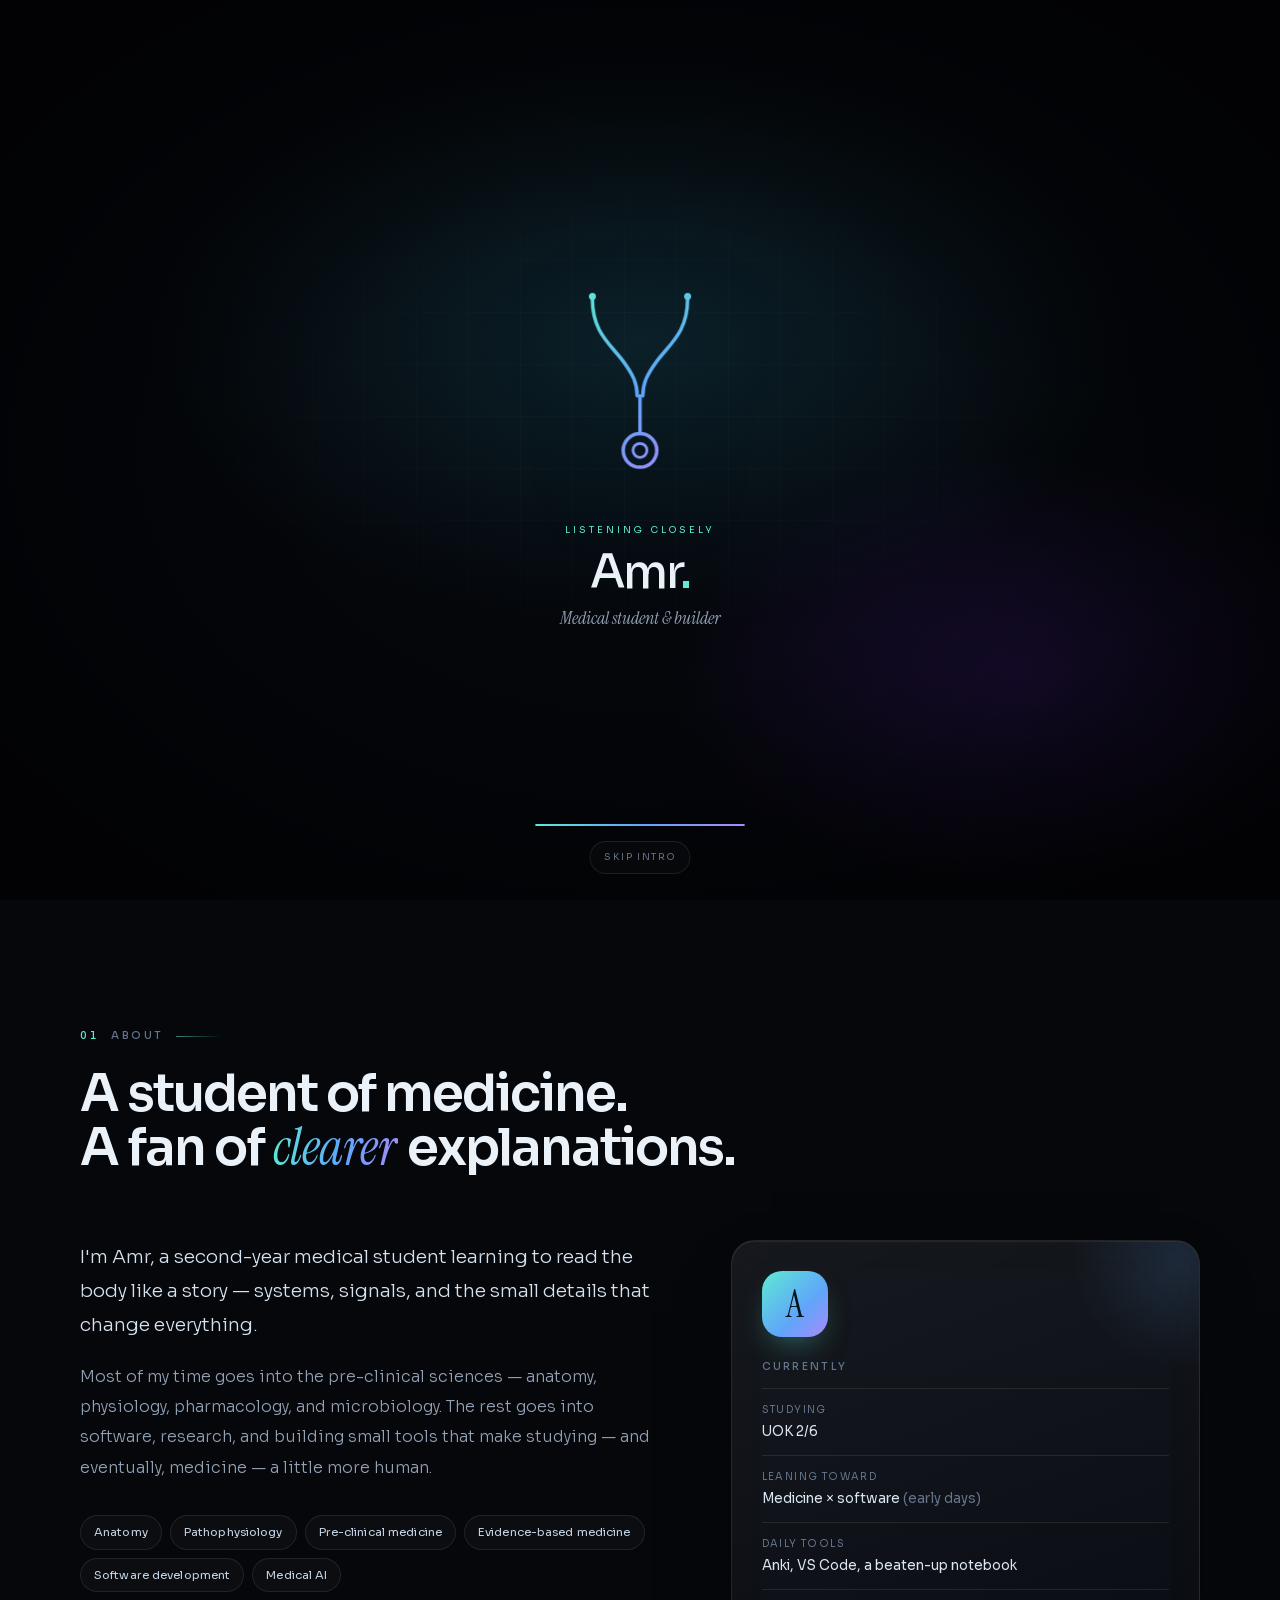
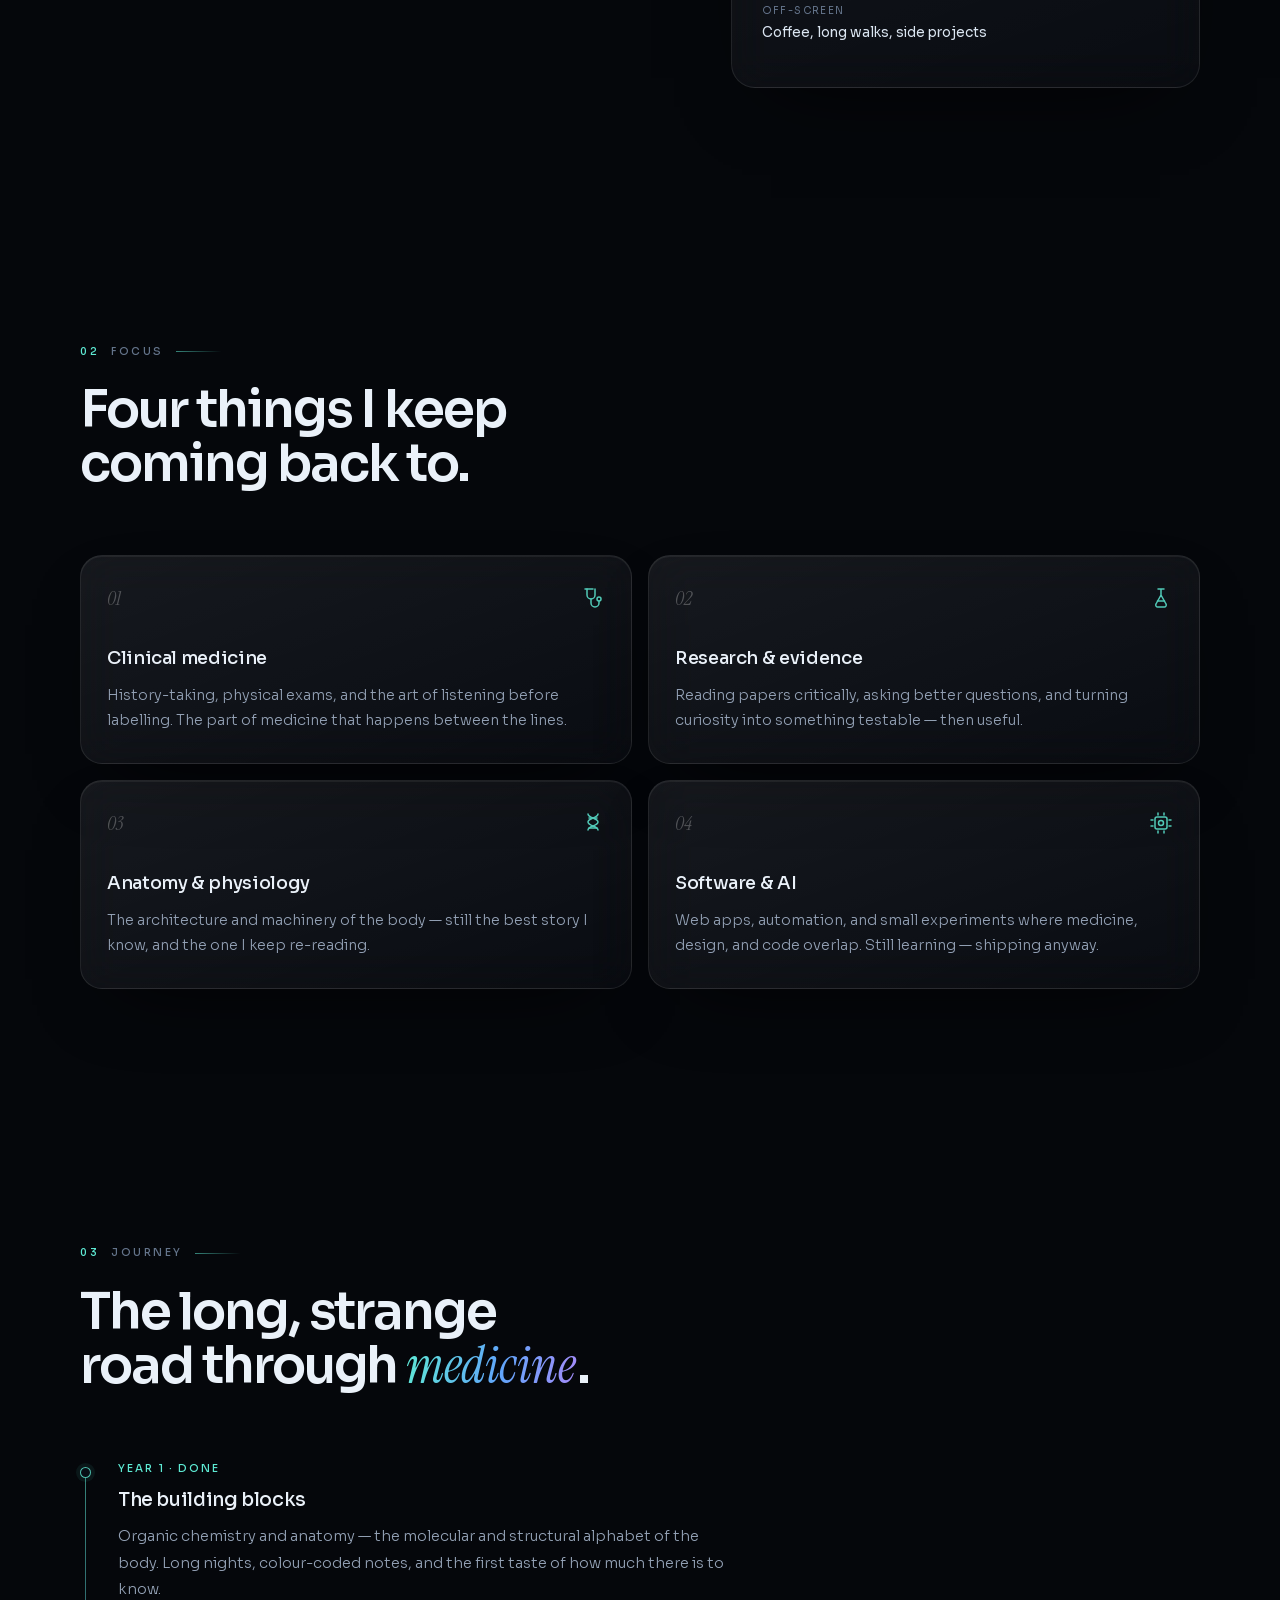
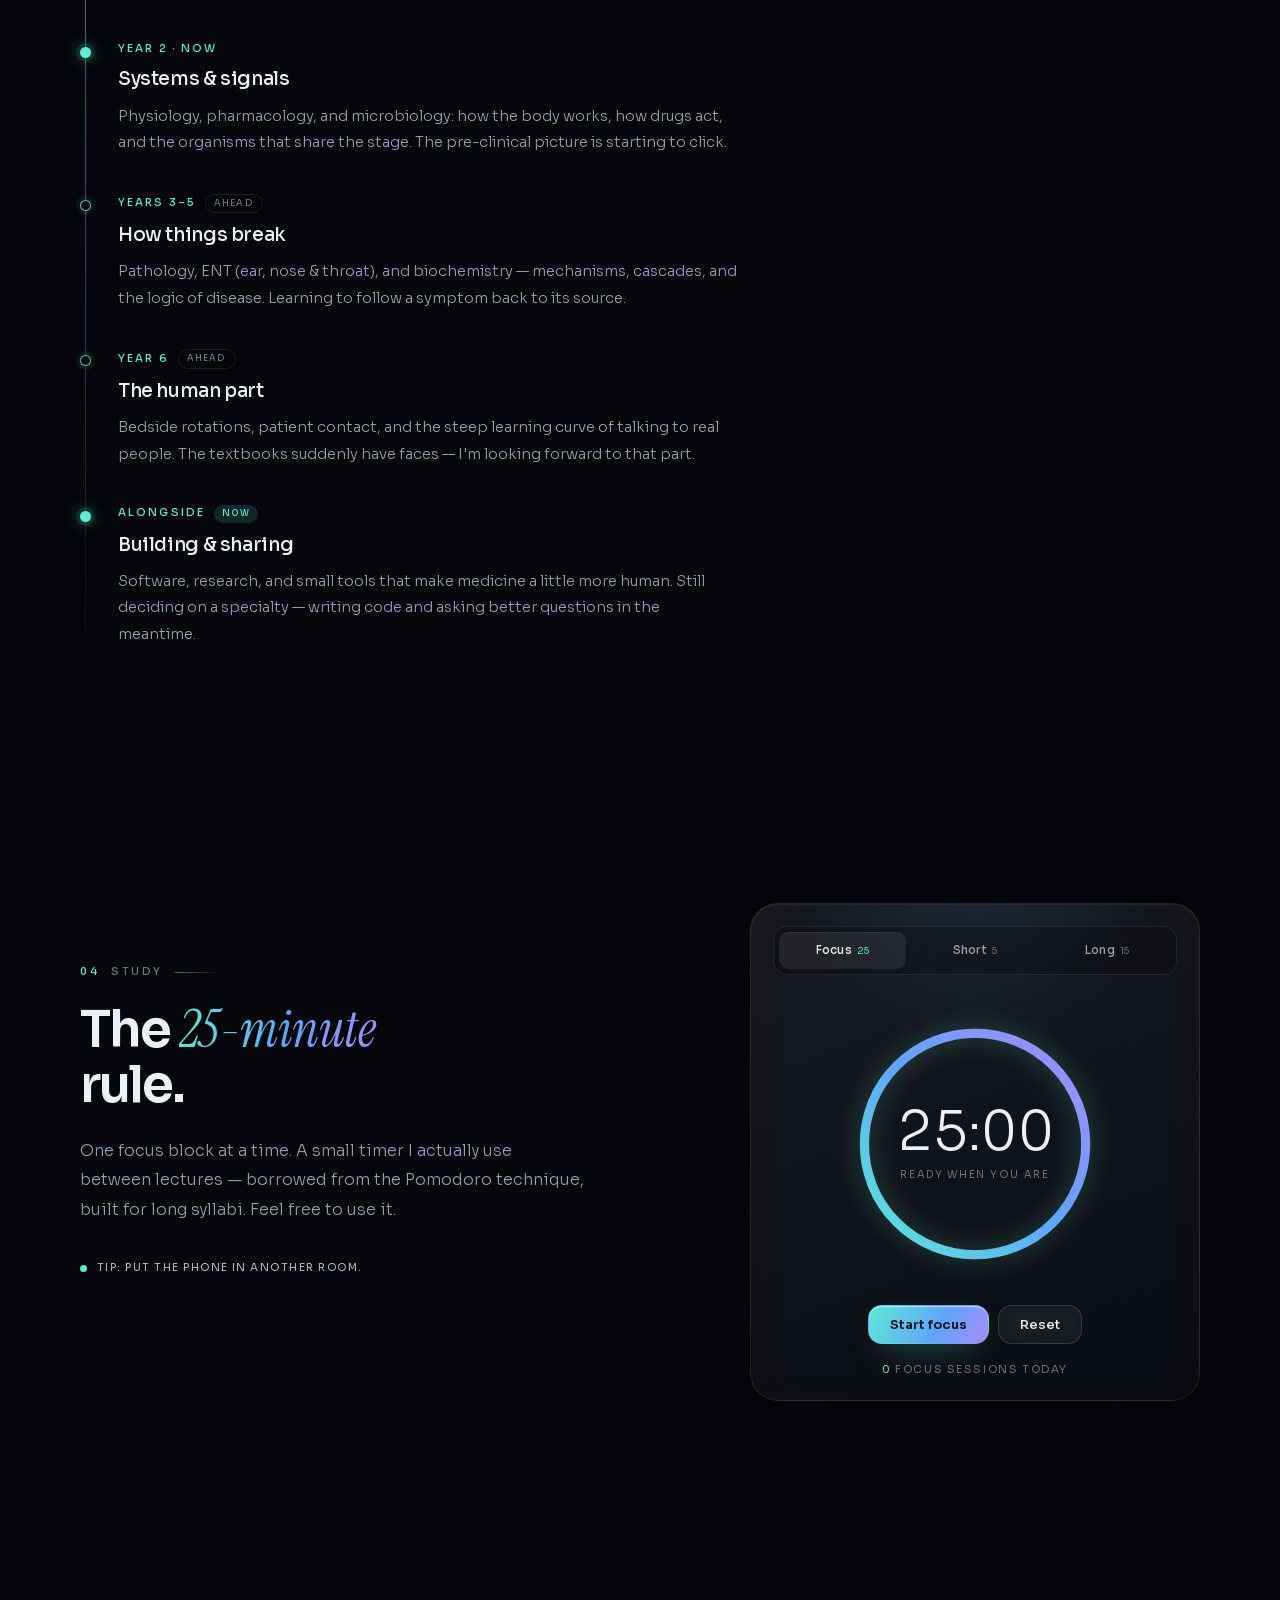
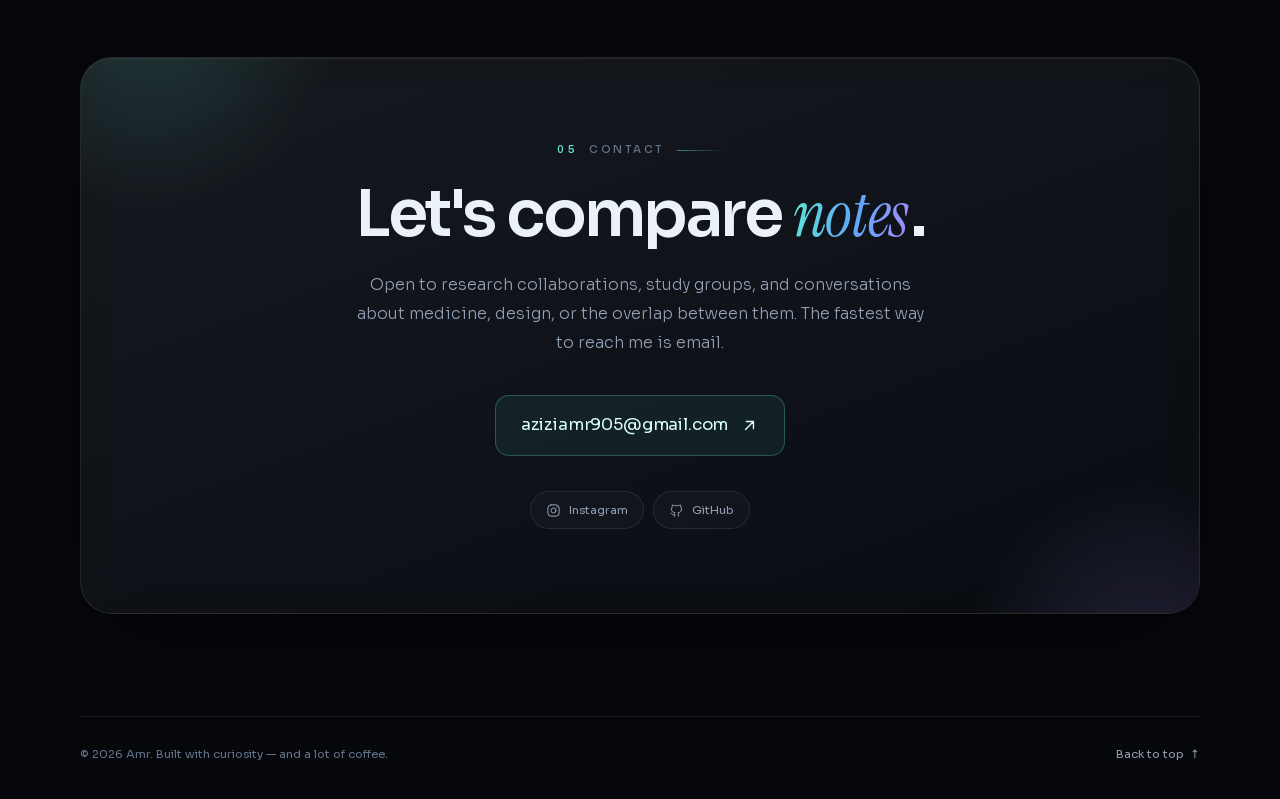
<file: index.html>
<!doctype html>
<html lang="en">
  <head>
    <meta charset="utf-8" />
    <meta name="viewport" content="width=device-width, initial-scale=1" />
    <title>Amr — Medical Student &amp; Builder</title>
    <meta
      name="description"
      content="Amr is a second-year medical student exploring medicine, software development, and the human side of healthcare."
    />
    <meta name="theme-color" content="#05070b" />
    <meta property="og:title" content="Amr — Medical Student &amp; Builder" />
    <meta
      property="og:description"
      content="Medicine, code, and the human side of healthcare — notes from a second-year medical student."
    />
    <meta property="og:type" content="website" />
    <meta property="og:site_name" content="Amr" />
    <meta property="og:url" content="https://amrdev750.github.io/" />
    <meta property="og:image" content="https://amrdev750.github.io/og-image.png" />
    <meta property="og:image:width" content="1200" />
    <meta property="og:image:height" content="630" />
    <meta property="og:image:alt" content="Amr — medical student and builder" />
    <meta name="twitter:card" content="summary_large_image" />
    <meta name="twitter:title" content="Amr — Medical Student &amp; Builder" />
    <meta
      name="twitter:description"
      content="Medicine, code, and the human side of healthcare — notes from a second-year medical student."
    />
    <meta name="twitter:image" content="https://amrdev750.github.io/og-image.png" />
    <meta name="author" content="Amr" />
    <link rel="canonical" href="https://amrdev750.github.io/" />
    <link rel="icon" type="image/svg+xml" href="favicon.svg" />
    <link rel="apple-touch-icon" href="apple-touch-icon.png" />
    <script>
      try {
        if (window.sessionStorage.getItem("amr-intro-seen") === "1") {
          document.documentElement.classList.add("intro-seen");
        }
      } catch (error) {
        /* storage may be blocked — show the intro as usual */
      }
    </script>
    <link rel="preload" href="fonts/sora-variable-latin.woff2" as="font" type="font/woff2" crossorigin />
    <link
      rel="preload"
      href="fonts/instrument-serif-regular-latin.woff2"
      as="font"
      type="font/woff2"
      crossorigin
    />
    <link
      rel="preload"
      href="fonts/instrument-serif-italic-latin.woff2"
      as="font"
      type="font/woff2"
      crossorigin
    />
    <link rel="stylesheet" href="styles.css?v=2" />
    <noscript>
      <style>
        .reveal {
          opacity: 1;
          transform: none;
        }
        .intro {
          display: none;
        }
        body.intro-active {
          overflow: auto;
        }
      </style>
    </noscript>
  </head>
  <body class="intro-active">
    <a class="skip-link" href="#main">Skip to content</a>

    <div class="intro" id="intro">
      <div class="intro-inner" aria-hidden="true">
        <div class="intro-scope">
          <svg viewBox="0 0 240 320" fill="none">
            <defs>
              <linearGradient
                id="scopeGrad"
                x1="40"
                y1="30"
                x2="200"
                y2="290"
                gradientUnits="userSpaceOnUse"
              >
                <stop offset="0%" stop-color="#5eead4" />
                <stop offset="55%" stop-color="#60a5fa" />
                <stop offset="100%" stop-color="#a78bfa" />
              </linearGradient>
            </defs>

            <circle class="scope-tip" cx="52" cy="42" r="5" />
            <circle class="scope-tip" cx="188" cy="42" r="5" />

            <path
              class="scope-tube scope-tube-a"
              pathLength="1"
              d="M52 46C52 94 78 110 97 136C110 154 116 166 116 184"
            />
            <path
              class="scope-tube scope-tube-b"
              pathLength="1"
              d="M188 46C188 94 162 110 143 136C130 154 124 166 124 184"
            />
            <path
              class="scope-tube scope-tube-main"
              pathLength="1"
              d="M120 184C120 206 120 222 120 238"
            />

            <g class="scope-chest-group">
              <circle class="scope-chest" pathLength="1" cx="120" cy="262" r="24" />
              <circle class="scope-chest-inner" pathLength="1" cx="120" cy="262" r="10" />
            </g>

            <circle class="scope-halo" cx="120" cy="262" r="27" />

            <g class="scope-waves">
              <path d="M154 250c6 7 6 17 0 24" />
              <path d="M166 242c11 12 11 30 0 42" />
            </g>
          </svg>
        </div>

        <div class="intro-copy">
          <p class="intro-kicker">Listening closely</p>
          <p class="intro-name">Amr<span>.</span></p>
          <p class="intro-role">Medical student &amp; builder</p>
        </div>
      </div>

      <div class="intro-progress" aria-hidden="true"><span></span></div>
      <button class="intro-skip" id="introSkip" type="button" aria-label="Skip intro animation">
        Skip intro
      </button>
    </div>

    <div class="aurora" aria-hidden="true">
      <span class="blob blob-a"></span>
      <span class="blob blob-b"></span>
      <span class="blob blob-c"></span>
    </div>
    <div class="grain" aria-hidden="true"></div>
    <div class="cursor-glow" id="cursorGlow" aria-hidden="true"></div>

    <header class="nav-wrap">
      <nav class="nav glass" id="nav" aria-label="Primary">
        <a class="brand" href="#top" aria-label="Amr — home">
          <span class="brand-mark">A</span>
          <span class="brand-name">Amr<span class="dot">.</span></span>
        </a>

        <button
          class="nav-toggle"
          id="navToggle"
          aria-expanded="false"
          aria-controls="navLinks"
          aria-label="Open menu"
        >
          <span></span><span></span>
        </button>

        <div class="nav-links" id="navLinks">
          <a href="#about" data-nav>About</a>
          <a href="#focus" data-nav>Focus</a>
          <a href="#journey" data-nav>Journey</a>
          <a href="#study" data-nav>Study</a>
          <a class="btn btn-small btn-primary" href="#contact">Say hello</a>
        </div>
      </nav>
    </header>

    <div class="nav-backdrop" id="navBackdrop" aria-hidden="true"></div>

    <main id="main">
      <!-- ───────────────────────── Hero ───────────────────────── -->
      <section class="hero" id="top">
        <div class="hero-copy">
          <p class="eyebrow reveal">
            <span class="pulse-dot" aria-hidden="true"></span>
            Medical student · builder
          </p>

          <h1 class="hero-title reveal">
            Hi, I'm <span class="grad">Amr</span> —<br />
            I study the body,<br />
            and the <em>person</em> inside&nbsp;it.
          </h1>

          <p class="lede reveal">
            Second-year medical student (of six) with a soft spot for physiology,
            clean interfaces, and the moments where science meets empathy. By day I
            study medicine; by night I build software for it.
          </p>

          <div class="hero-actions reveal">
            <a class="btn btn-primary" href="#focus">
              Explore my world
              <svg viewBox="0 0 24 24" aria-hidden="true">
                <path d="M5 12h14M13 6l6 6-6 6" />
              </svg>
            </a>
            <a class="btn btn-ghost" href="#contact">Get in touch</a>
          </div>

          <ul class="hero-stats reveal">
            <li>
              <strong>UOK</strong>
              <span>2/6 · medicine</span>
            </li>
            <li>
              <strong>04</strong>
              <span>focus areas</span>
            </li>
            <li>
              <strong>∞</strong>
              <span>questions</span>
            </li>
          </ul>
        </div>

        <aside class="vitals glass reveal" aria-label="A playful vitals monitor">
          <div class="vitals-head">
            <span class="live"><span class="pulse-dot" aria-hidden="true"></span>Live from the library</span>
            <span class="mono">23:47</span>
          </div>

          <svg class="ecg" viewBox="0 0 420 120" role="img" aria-label="Animated heartbeat trace">
            <defs>
              <linearGradient id="ecgGrad" x1="0" y1="0" x2="1" y2="0">
                <stop offset="0%" stop-color="#5eead4" />
                <stop offset="55%" stop-color="#60a5fa" />
                <stop offset="100%" stop-color="#a78bfa" />
              </linearGradient>
            </defs>
            <path
              class="ecg-base"
              d="M0 70h44l8 0 6-18 9 40 7-22 5 0h48l8 0 6-18 9 40 7-22 5 0h48l8 0 6-18 9 40 7-22 5 0h48l8 0 6-18 9 40 7-22 5 0h44"
            />
            <path
              class="ecg-line"
              pathLength="1"
              d="M0 70h44l8 0 6-18 9 40 7-22 5 0h48l8 0 6-18 9 40 7-22 5 0h48l8 0 6-18 9 40 7-22 5 0h48l8 0 6-18 9 40 7-22 5 0h44"
            />
          </svg>

          <div class="vitals-grid">
            <div><span>Heart rate</span><strong>72 <small>bpm</small></strong></div>
            <div><span>SpO₂</span><strong>99 <small>%</small></strong></div>
            <div><span>Coffee</span><strong>2 <small>cups</small></strong></div>
            <div><span>Curiosity</span><strong>∞</strong></div>
          </div>

          <p class="vitals-note">
            “The good physician treats the disease; the great physician treats the
            patient who has the disease.”
            <span>— William Osler</span>
          </p>
        </aside>
      </section>

      <!-- ───────────────────────── About ───────────────────────── -->
      <section class="section" id="about">
        <div class="section-head reveal">
          <p class="label"><span>01</span>About</p>
          <h2>A student of medicine.<br />A fan of <em>clearer</em> explanations.</h2>
        </div>

        <div class="about-grid">
          <div class="about-copy reveal">
            <p>
              I'm Amr, a second-year medical student learning to read the body like a
              story — systems, signals, and the small details that change everything.
            </p>
            <p>
              Most of my time goes into the pre-clinical sciences — anatomy,
              physiology, pharmacology, and microbiology. The rest goes into software,
              research, and building small tools that make studying — and eventually,
              medicine — a little more human.
            </p>
            <ul class="chips" aria-label="Interests">
              <li>Anatomy</li>
              <li>Pathophysiology</li>
              <li>Pre-clinical medicine</li>
              <li>Evidence-based medicine</li>
              <li>Software development</li>
              <li>Medical AI</li>
            </ul>
          </div>

          <div class="about-card glass reveal">
            <div class="monogram" aria-hidden="true">A</div>
            <h3>Currently</h3>
            <dl>
              <div>
                <dt>Studying</dt>
                <dd>UOK 2/6</dd>
              </div>
              <div>
                <dt>Leaning toward</dt>
                <dd>Medicine × software <span>(early days)</span></dd>
              </div>
              <div>
                <dt>Daily tools</dt>
                <dd>Anki, VS Code, a beaten-up notebook</dd>
              </div>
              <div>
                <dt>Off-screen</dt>
                <dd>Coffee, long walks, side projects</dd>
              </div>
            </dl>
          </div>
        </div>
      </section>

      <!-- ───────────────────────── Focus ───────────────────────── -->
      <section class="section" id="focus">
        <div class="section-head reveal">
          <p class="label"><span>02</span>Focus</p>
          <h2>Four things I keep<br />coming back to.</h2>
        </div>

        <div class="cards">
          <article class="card glass reveal">
            <div class="card-top">
              <span class="card-num">01</span>
              <svg class="card-icon" viewBox="0 0 24 24" aria-hidden="true">
                <path d="M6 3v6a4 4 0 0 0 8 0V3" />
                <path d="M10 13v4a4 4 0 0 0 8 0v-2" />
                <circle cx="18" cy="13" r="2" />
                <path d="M4 3h4M12 3h-4" />
              </svg>
            </div>
            <h3>Clinical medicine</h3>
            <p>
              History-taking, physical exams, and the art of listening before
              labelling. The part of medicine that happens between the lines.
            </p>
          </article>

          <article class="card glass reveal">
            <div class="card-top">
              <span class="card-num">02</span>
              <svg class="card-icon" viewBox="0 0 24 24" aria-hidden="true">
                <path d="M9 3h6M12 3v6l5 9a2 2 0 0 1-2 3H9a2 2 0 0 1-2-3l5-9V3" />
                <path d="M8.5 15h7" />
              </svg>
            </div>
            <h3>Research &amp; evidence</h3>
            <p>
              Reading papers critically, asking better questions, and turning
              curiosity into something testable — then useful.
            </p>
          </article>

          <article class="card glass reveal">
            <div class="card-top">
              <span class="card-num">03</span>
              <svg class="card-icon" viewBox="0 0 24 24" aria-hidden="true">
                <path d="M7 3c0 4 10 4 10 8s-10 4-10 8" />
                <path d="M17 3c0 4-10 4-10 8s10 4 10 8" />
                <path d="M8 7h8M8 17h8" />
              </svg>
            </div>
            <h3>Anatomy &amp; physiology</h3>
            <p>
              The architecture and machinery of the body — still the best story I
              know, and the one I keep re-reading.
            </p>
          </article>

          <article class="card glass reveal">
            <div class="card-top">
              <span class="card-num">04</span>
              <svg class="card-icon" viewBox="0 0 24 24" aria-hidden="true">
                <rect x="6" y="6" width="12" height="12" rx="2" />
                <path d="M9 2v2M15 2v2M9 20v2M15 20v2M2 9h2M2 15h2M20 9h2M20 15h2" />
                <circle cx="12" cy="12" r="2.5" />
              </svg>
            </div>
            <h3>Software &amp; AI</h3>
            <p>
              Web apps, automation, and small experiments where medicine, design,
              and code overlap. Still learning — shipping anyway.
            </p>
          </article>
        </div>
      </section>

      <!-- ───────────────────────── Journey ───────────────────────── -->
      <section class="section" id="journey">
        <div class="section-head reveal">
          <p class="label"><span>03</span>Journey</p>
          <h2>The long, strange<br />road through <em>medicine</em>.</h2>
        </div>

        <ol class="timeline">
          <li class="timeline-item reveal">
            <span class="timeline-dot" aria-hidden="true"></span>
            <p class="timeline-phase">Year 1 · done</p>
            <h3>The building blocks</h3>
            <p>
              Organic chemistry and anatomy — the molecular and structural alphabet
              of the body. Long nights, colour-coded notes, and the first taste of
              how much there is to know.
            </p>
          </li>

          <li class="timeline-item reveal is-now">
            <span class="timeline-dot" aria-hidden="true"></span>
            <p class="timeline-phase">Year 2 · now</p>
            <h3>Systems &amp; signals</h3>
            <p>
              Physiology, pharmacology, and microbiology: how the body works, how
              drugs act, and the organisms that share the stage. The pre-clinical
              picture is starting to click.
            </p>
          </li>

          <li class="timeline-item reveal">
            <span class="timeline-dot" aria-hidden="true"></span>
            <p class="timeline-phase">Years 3–5 <span class="ahead-tag">ahead</span></p>
            <h3>How things break</h3>
            <p>
              Pathology, ENT (ear, nose &amp; throat), and biochemistry — mechanisms,
              cascades, and the logic of disease. Learning to follow a symptom back
              to its source.
            </p>
          </li>

          <li class="timeline-item reveal">
            <span class="timeline-dot" aria-hidden="true"></span>
            <p class="timeline-phase">Year 6 <span class="ahead-tag">ahead</span></p>
            <h3>The human part</h3>
            <p>
              Bedside rotations, patient contact, and the steep learning curve of
              talking to real people. The textbooks suddenly have faces — I'm looking
              forward to that part.
            </p>
          </li>

          <li class="timeline-item reveal is-now">
            <span class="timeline-dot" aria-hidden="true"></span>
            <p class="timeline-phase">Alongside <span class="now-tag">now</span></p>
            <h3>Building &amp; sharing</h3>
            <p>
              Software, research, and small tools that make medicine a little more
              human. Still deciding on a specialty — writing code and asking better
              questions in the meantime.
            </p>
          </li>
        </ol>
      </section>

      <!-- ───────────────────────── Study ───────────────────────── -->
      <section class="section" id="study">
        <div class="study-grid">
          <div class="section-head study-copy reveal">
            <p class="label"><span>04</span>Study</p>
            <h2>The <em>25-minute</em><br />rule.</h2>
            <p class="section-sub">
              One focus block at a time. A small timer I actually use between
              lectures — borrowed from the Pomodoro technique, built for long
              syllabi. Feel free to use it.
            </p>
            <p class="study-hint">
              <span class="pulse-dot" aria-hidden="true"></span>
              Tip: put the phone in another room.
            </p>
          </div>

          <div class="timer-card glass reveal" id="timerCard">
            <div class="timer-modes" role="group" aria-label="Timer mode">
              <button type="button" class="mode is-active" data-mode="focus" aria-pressed="true">
                Focus <span>25</span>
              </button>
              <button type="button" class="mode" data-mode="short" aria-pressed="false">
                Short <span>5</span>
              </button>
              <button type="button" class="mode" data-mode="long" aria-pressed="false">
                Long <span>15</span>
              </button>
            </div>

            <div class="timer-dial">
              <svg viewBox="0 0 220 220" aria-hidden="true">
                <defs>
                  <linearGradient id="ringGrad" x1="0" y1="0" x2="1" y2="1">
                    <stop offset="0%" stop-color="#5eead4" />
                    <stop offset="50%" stop-color="#60a5fa" />
                    <stop offset="100%" stop-color="#a78bfa" />
                  </linearGradient>
                </defs>
                <circle class="ring-track" cx="110" cy="110" r="84" />
                <circle class="ring-progress" id="ringProgress" cx="110" cy="110" r="84" />
              </svg>
              <div class="timer-readout">
                <span class="timer-time" id="timerTime" role="timer" aria-live="off">25:00</span>
                <span class="timer-state" id="timerState" aria-live="polite">Ready when you are</span>
              </div>
            </div>

            <div class="timer-actions">
              <button type="button" class="btn btn-primary" id="timerToggle">Start focus</button>
              <button type="button" class="btn btn-ghost" id="timerReset">Reset</button>
            </div>

            <p class="timer-sessions">
              <span id="sessionCount">0</span> focus sessions today
            </p>
          </div>
        </div>
      </section>

      <!-- ───────────────────────── Contact ───────────────────────── -->
      <section class="section contact-section" id="contact">
        <div class="contact-panel glass reveal">
          <p class="label center"><span>05</span>Contact</p>
          <h2>Let's compare <em>notes</em>.</h2>
          <p class="contact-sub">
            Open to research collaborations, study groups, and conversations about
            medicine, design, or the overlap between them. The fastest way to reach
            me is email.
          </p>

          <a class="mail-btn" href="mailto:aziziamr905@gmail.com">
            <span>aziziamr905@gmail.com</span>
            <svg viewBox="0 0 24 24" aria-hidden="true">
              <path d="M7 17 17 7M8 7h9v9" />
            </svg>
          </a>

          <ul class="socials" aria-label="Social links">
            <li>
              <a
                href="https://instagram.com/callme_amr"
                target="_blank"
                rel="noopener noreferrer"
                aria-label="Instagram — @callme_amr"
              >
                <svg viewBox="0 0 24 24" aria-hidden="true">
                  <rect x="3" y="3" width="18" height="18" rx="5" />
                  <circle cx="12" cy="12" r="4" />
                  <circle cx="17.4" cy="6.6" r="1" fill="currentColor" stroke="none" />
                </svg>
                Instagram
              </a>
            </li>
            <li>
              <a
                href="https://github.com/amrdev750"
                target="_blank"
                rel="noopener noreferrer"
                aria-label="GitHub — amrdev750"
              >
                <svg viewBox="0 0 24 24" aria-hidden="true">
                  <path
                    d="M9 19c-4 1.5-4-2.5-6-3m12 5v-3.5c0-1 .1-1.4-.5-2 2.8-.3 5.5-1.4 5.5-6a4.6 4.6 0 0 0-1.3-3.2 4.2 4.2 0 0 0-.1-3.2s-1.1-.3-3.5 1.3a12.3 12.3 0 0 0-6.2 0C6.5 2.8 5.4 3.1 5.4 3.1a4.2 4.2 0 0 0-.1 3.2A4.6 4.6 0 0 0 4 9.5c0 4.6 2.7 5.7 5.5 6-.6.6-.6 1.2-.5 2V21"
                  />
                </svg>
                GitHub
              </a>
            </li>
          </ul>
        </div>
      </section>
    </main>

    <footer class="footer">
      <p>© <span id="year">2026</span> Amr. Built with curiosity — and a lot of coffee.</p>
      <p class="visits" hidden>
        <span class="visits-dot" aria-hidden="true"></span>
        <span id="visitCount">0</span> visits
      </p>
      <a href="#top" class="back-top">Back to top <span aria-hidden="true">↑</span></a>
    </footer>

    <script src="app.js?v=3"></script>
  </body>
</html>
</file>
<file: styles.css>
/* ==========================================================================
   Amr — Medical Student
   Dark glass UI · single page · hand-written CSS
   ========================================================================== */

/* ── Self-hosted fonts ─────────────────────────────────────────────────── */

@font-face {
  font-family: "Sora";
  font-style: normal;
  font-weight: 300 700;
  font-display: swap;
  src: url("fonts/sora-variable-latin-ext.woff2") format("woff2");
  unicode-range: U+0100-02BA, U+02BD-02C5, U+02C7-02CC, U+02CE-02D7, U+02DD-02FF, U+0304,
    U+0308, U+0329, U+1D00-1DBF, U+1E00-1E9F, U+1EF2-1EFF, U+2020, U+20A0-20AB,
    U+20AD-20C4, U+2113, U+2C60-2C7F, U+A720-A7FF;
}

@font-face {
  font-family: "Sora";
  font-style: normal;
  font-weight: 300 700;
  font-display: swap;
  src: url("fonts/sora-variable-latin.woff2") format("woff2");
  unicode-range: U+0000-00FF, U+0131, U+0152-0153, U+02BB-02BC, U+02C6, U+02DA, U+02DC,
    U+0304, U+0308, U+0329, U+2000-206F, U+20AC, U+2122, U+2191, U+2193, U+2212,
    U+2215, U+FEFF, U+FFFD;
}

@font-face {
  font-family: "Instrument Serif";
  font-style: normal;
  font-weight: 400;
  font-display: swap;
  src: url("fonts/instrument-serif-regular-latin-ext.woff2") format("woff2");
  unicode-range: U+0100-02BA, U+02BD-02C5, U+02C7-02CC, U+02CE-02D7, U+02DD-02FF, U+0304,
    U+0308, U+0329, U+1D00-1DBF, U+1E00-1E9F, U+1EF2-1EFF, U+2020, U+20A0-20AB,
    U+20AD-20C4, U+2113, U+2C60-2C7F, U+A720-A7FF;
}

@font-face {
  font-family: "Instrument Serif";
  font-style: normal;
  font-weight: 400;
  font-display: swap;
  src: url("fonts/instrument-serif-regular-latin.woff2") format("woff2");
  unicode-range: U+0000-00FF, U+0131, U+0152-0153, U+02BB-02BC, U+02C6, U+02DA, U+02DC,
    U+0304, U+0308, U+0329, U+2000-206F, U+20AC, U+2122, U+2191, U+2193, U+2212,
    U+2215, U+FEFF, U+FFFD;
}

@font-face {
  font-family: "Instrument Serif";
  font-style: italic;
  font-weight: 400;
  font-display: swap;
  src: url("fonts/instrument-serif-italic-latin-ext.woff2") format("woff2");
  unicode-range: U+0100-02BA, U+02BD-02C5, U+02C7-02CC, U+02CE-02D7, U+02DD-02FF, U+0304,
    U+0308, U+0329, U+1D00-1DBF, U+1E00-1E9F, U+1EF2-1EFF, U+2020, U+20A0-20AB,
    U+20AD-20C4, U+2113, U+2C60-2C7F, U+A720-A7FF;
}

@font-face {
  font-family: "Instrument Serif";
  font-style: italic;
  font-weight: 400;
  font-display: swap;
  src: url("fonts/instrument-serif-italic-latin.woff2") format("woff2");
  unicode-range: U+0000-00FF, U+0131, U+0152-0153, U+02BB-02BC, U+02C6, U+02DA, U+02DC,
    U+0304, U+0308, U+0329, U+2000-206F, U+20AC, U+2122, U+2191, U+2193, U+2212,
    U+2215, U+FEFF, U+FFFD;
}

:root {
  --bg: #05070b;
  --bg-soft: #080d15;
  --ink: #eaf1f9;
  --muted: #93a1b5;
  --faint: #64748b;
  --line: rgba(255, 255, 255, 0.09);
  --line-strong: rgba(255, 255, 255, 0.14);
  --glass: linear-gradient(160deg, rgba(255, 255, 255, 0.075), rgba(255, 255, 255, 0.022));
  --teal: #5eead4;
  --blue: #60a5fa;
  --violet: #a78bfa;
  --pink: #f472b6;
  --radius: 24px;
  --shadow: 0 30px 80px -40px rgba(0, 0, 0, 0.95);
  --font-sans: "Sora", ui-sans-serif, system-ui, -apple-system, "Segoe UI", sans-serif;
  --font-serif: "Instrument Serif", ui-serif, Georgia, serif;
  --ease: cubic-bezier(0.2, 0.7, 0.2, 1);
}

*,
*::before,
*::after {
  box-sizing: border-box;
}

html {
  scroll-behavior: smooth;
  scroll-padding-top: 92px;
  -webkit-text-size-adjust: 100%;
}

body {
  margin: 0;
  min-height: 100vh;
  overflow-x: hidden;
  background: var(--bg);
  color: var(--ink);
  font-family: var(--font-sans);
  font-weight: 400;
  font-size: 16px;
  line-height: 1.6;
  -webkit-font-smoothing: antialiased;
  text-rendering: optimizeLegibility;
}

body::before {
  content: "";
  position: fixed;
  inset: 0;
  z-index: -3;
  background:
    radial-gradient(65% 50% at 50% -12%, rgba(24, 64, 92, 0.55), transparent 70%),
    radial-gradient(45% 40% at 100% 18%, rgba(78, 45, 130, 0.28), transparent 72%),
    radial-gradient(45% 45% at 0% 70%, rgba(12, 80, 74, 0.18), transparent 70%),
    var(--bg);
}

::selection {
  background: rgba(94, 234, 212, 0.85);
  color: #04121a;
}

img,
svg {
  display: block;
  max-width: 100%;
}

a {
  color: inherit;
  text-decoration: none;
}

button {
  font: inherit;
  color: inherit;
}

:focus-visible {
  outline: 2px solid var(--teal);
  outline-offset: 3px;
  border-radius: 6px;
}

::-webkit-scrollbar {
  width: 10px;
}
::-webkit-scrollbar-track {
  background: #05070b;
}
::-webkit-scrollbar-thumb {
  background: #1c2634;
  border-radius: 999px;
  border: 2px solid #05070b;
}
::-webkit-scrollbar-thumb:hover {
  background: #2a3a4f;
}

.skip-link {
  position: fixed;
  top: -100px;
  left: 20px;
  z-index: 100;
  padding: 12px 18px;
  border-radius: 12px;
  background: var(--teal);
  color: #04121a;
  font-size: 13px;
  font-weight: 600;
  transition: top 0.2s var(--ease);
}
.skip-link:focus {
  top: 18px;
}

/* ── Background atmosphere ─────────────────────────────────────────────── */

.aurora {
  position: fixed;
  inset: 0;
  z-index: -2;
  overflow: hidden;
  pointer-events: none;
}

.blob {
  position: absolute;
  border-radius: 50%;
  filter: blur(90px);
  opacity: 0.32;
  will-change: transform;
}

.blob-a {
  width: 46vw;
  height: 46vw;
  min-width: 380px;
  min-height: 380px;
  top: -16%;
  left: -10%;
  background: radial-gradient(circle, #0f766e, transparent 68%);
  animation: drift-a 22s ease-in-out infinite alternate;
}

.blob-b {
  width: 40vw;
  height: 40vw;
  min-width: 340px;
  min-height: 340px;
  top: 18%;
  right: -14%;
  background: radial-gradient(circle, #4c1d95, transparent 68%);
  opacity: 0.28;
  animation: drift-b 26s ease-in-out infinite alternate;
}

.blob-c {
  width: 34vw;
  height: 34vw;
  min-width: 300px;
  min-height: 300px;
  bottom: -18%;
  left: 32%;
  background: radial-gradient(circle, #1d4ed8, transparent 70%);
  opacity: 0.18;
  animation: drift-c 30s ease-in-out infinite alternate;
}

@keyframes drift-a {
  to {
    transform: translate3d(6%, 8%, 0) scale(1.08);
  }
}
@keyframes drift-b {
  to {
    transform: translate3d(-8%, 6%, 0) scale(1.12);
  }
}
@keyframes drift-c {
  to {
    transform: translate3d(-4%, -8%, 0) scale(1.06);
  }
}

.grain {
  position: fixed;
  inset: 0;
  z-index: -1;
  pointer-events: none;
  opacity: 0.035;
  background-image: url("data:image/svg+xml,%3Csvg xmlns='http://www.w3.org/2000/svg'%3E%3Cfilter id='n'%3E%3CfeTurbulence type='fractalNoise' baseFrequency='0.85' numOctaves='3' stitchTiles='stitch'/%3E%3C/filter%3E%3Crect width='100%25' height='100%25' filter='url(%23n)'/%3E%3C/svg%3E");
  mix-blend-mode: overlay;
}

.cursor-glow {
  position: fixed;
  top: 0;
  left: 0;
  z-index: 0;
  width: 520px;
  height: 520px;
  border-radius: 50%;
  pointer-events: none;
  opacity: 0;
  background: radial-gradient(circle, rgba(94, 234, 212, 0.075), rgba(96, 165, 250, 0.035) 40%, transparent 68%);
  transform: translate3d(-50%, -50%, 0);
  transition: opacity 0.5s var(--ease);
  will-change: transform;
}
body.has-cursor .cursor-glow {
  opacity: 1;
}

/* ── Shared surfaces ───────────────────────────────────────────────────── */

.glass {
  background: var(--glass);
  border: 1px solid var(--line);
  -webkit-backdrop-filter: blur(20px) saturate(145%);
  backdrop-filter: blur(20px) saturate(145%);
  box-shadow:
    inset 0 1px 0 rgba(255, 255, 255, 0.06),
    var(--shadow);
}

.btn {
  display: inline-flex;
  align-items: center;
  justify-content: center;
  gap: 10px;
  padding: 14px 23px;
  border: 1px solid transparent;
  border-radius: 14px;
  font-size: 14px;
  font-weight: 500;
  line-height: 1;
  cursor: pointer;
  white-space: nowrap;
  transition:
    transform 0.3s var(--ease),
    box-shadow 0.3s var(--ease),
    background-color 0.3s var(--ease),
    border-color 0.3s var(--ease);
}

.btn svg {
  width: 18px;
  height: 18px;
  fill: none;
  stroke: currentColor;
  stroke-width: 1.8;
  stroke-linecap: round;
  stroke-linejoin: round;
  transition: transform 0.3s var(--ease);
}

.btn:hover svg {
  transform: translateX(2px);
}

.btn-primary {
  background: linear-gradient(120deg, var(--teal), var(--blue) 58%, var(--violet));
  color: #04121a;
  font-weight: 600;
  box-shadow:
    0 12px 32px -14px rgba(94, 234, 212, 0.55),
    inset 0 1px 0 rgba(255, 255, 255, 0.45);
}

.btn-primary:hover {
  transform: translateY(-2px);
  box-shadow:
    0 20px 44px -16px rgba(94, 234, 212, 0.65),
    inset 0 1px 0 rgba(255, 255, 255, 0.5);
}

.btn-ghost {
  background: rgba(255, 255, 255, 0.03);
  border-color: var(--line-strong);
  color: var(--ink);
  -webkit-backdrop-filter: blur(8px);
  backdrop-filter: blur(8px);
}

.btn-ghost:hover {
  background: rgba(255, 255, 255, 0.07);
  border-color: rgba(255, 255, 255, 0.22);
  transform: translateY(-2px);
}

.btn-small {
  padding: 9px 16px;
  border-radius: 10px;
  font-size: 12.5px;
}

.pulse-dot {
  width: 7px;
  height: 7px;
  flex: none;
  border-radius: 50%;
  background: var(--teal);
  box-shadow: 0 0 0 0 rgba(94, 234, 212, 0.5);
  animation: pulse 2.4s ease-out infinite;
}

@keyframes pulse {
  0% {
    box-shadow: 0 0 0 0 rgba(94, 234, 212, 0.45);
  }
  70% {
    box-shadow: 0 0 0 9px rgba(94, 234, 212, 0);
  }
  100% {
    box-shadow: 0 0 0 0 rgba(94, 234, 212, 0);
  }
}

/* ── Navigation ────────────────────────────────────────────────────────── */

.nav-wrap {
  position: fixed;
  top: 18px;
  left: 50%;
  z-index: 60;
  width: min(1120px, calc(100vw - 32px));
  transform: translateX(-50%);
}

.nav {
  position: relative;
  display: flex;
  align-items: center;
  justify-content: space-between;
  gap: 20px;
  padding: 10px 12px 10px 18px;
  border-radius: 999px;
}

.nav-backdrop {
  display: none;
}

.brand {
  display: inline-flex;
  align-items: center;
  gap: 11px;
  font-weight: 600;
  letter-spacing: -0.02em;
}

.brand-mark {
  display: grid;
  place-items: center;
  width: 34px;
  height: 34px;
  border-radius: 11px;
  background: linear-gradient(135deg, var(--teal), var(--blue) 60%, var(--violet));
  color: #04121a;
  font-family: var(--font-serif);
  font-size: 22px;
  font-weight: 400;
  line-height: 1;
  box-shadow: 0 6px 18px -8px rgba(94, 234, 212, 0.7);
}

.brand-name {
  font-size: 16px;
}

.dot {
  color: var(--teal);
}

.nav-links {
  display: flex;
  align-items: center;
  gap: 30px;
}

.nav-links a {
  position: relative;
  font-size: 13px;
  color: var(--muted);
  transition: color 0.25s var(--ease);
}

.nav-links a:not(.btn):hover,
.nav-links a:not(.btn).is-active {
  color: var(--ink);
}

.nav-links a:not(.btn).is-active::after {
  content: "";
  position: absolute;
  left: 50%;
  bottom: -9px;
  width: 4px;
  height: 4px;
  border-radius: 50%;
  background: var(--teal);
  transform: translateX(-50%);
  box-shadow: 0 0 8px rgba(94, 234, 212, 0.9);
}

.nav-links .btn {
  color: #04121a;
}

.nav-toggle {
  display: none;
  flex-direction: column;
  justify-content: center;
  gap: 5px;
  width: 40px;
  height: 40px;
  padding: 0 11px;
  border: 1px solid var(--line);
  border-radius: 12px;
  background: rgba(255, 255, 255, 0.04);
  cursor: pointer;
}

.nav-toggle span {
  display: block;
  height: 1.5px;
  width: 100%;
  border-radius: 2px;
  background: var(--ink);
  transition: transform 0.3s var(--ease);
}

.nav.open .nav-toggle span:first-child {
  transform: translateY(3.25px) rotate(45deg);
}
.nav.open .nav-toggle span:last-child {
  transform: translateY(-3.25px) rotate(-45deg);
}

/* ── Hero ──────────────────────────────────────────────────────────────── */

.hero {
  position: relative;
  z-index: 1;
  display: grid;
  grid-template-columns: 1.12fr 0.88fr;
  align-items: center;
  gap: clamp(2.5rem, 5vw, 5rem);
  width: min(1120px, 92vw);
  min-height: 100svh;
  margin: 0 auto;
  padding: clamp(8.5rem, 15vh, 11rem) 0 clamp(4rem, 8vh, 6rem);
}

.eyebrow {
  display: flex;
  align-items: center;
  gap: 10px;
  margin: 0 0 1.6rem;
  color: #aebed1;
  font-size: 11px;
  font-weight: 500;
  letter-spacing: 0.22em;
  text-transform: uppercase;
}

.hero-title {
  margin: 0;
  font-size: clamp(2.6rem, 4.4vw, 4rem);
  font-weight: 600;
  letter-spacing: -0.045em;
  line-height: 1.02;
}

.hero-title em,
.section-head h2 em,
.contact-panel h2 em {
  font-family: var(--font-serif);
  font-style: italic;
  font-weight: 400;
  letter-spacing: -0.01em;
  padding-right: 0.04em;
  background: linear-gradient(100deg, var(--teal), var(--blue) 55%, var(--violet));
  -webkit-background-clip: text;
  background-clip: text;
  color: transparent;
}

.grad {
  background: linear-gradient(100deg, var(--teal), var(--blue) 55%, var(--violet));
  -webkit-background-clip: text;
  background-clip: text;
  color: transparent;
}

.lede {
  max-width: 53ch;
  margin: 1.8rem 0 0;
  color: var(--muted);
  font-size: clamp(0.98rem, 1.15vw, 1.08rem);
  font-weight: 300;
  line-height: 1.8;
}

.hero-actions {
  display: flex;
  flex-wrap: wrap;
  gap: 12px;
  margin-top: 2.3rem;
}

.hero-stats {
  display: flex;
  gap: clamp(1.6rem, 3.5vw, 3.2rem);
  margin: 2.8rem 0 0;
  padding: 1.6rem 0 0;
  border-top: 1px solid var(--line);
  list-style: none;
}

.hero-stats li {
  display: flex;
  flex-direction: column;
  gap: 2px;
}

.hero-stats strong {
  font-size: 1.28rem;
  font-weight: 500;
  letter-spacing: -0.02em;
}

.hero-stats li:first-child strong {
  background: linear-gradient(100deg, var(--teal), var(--blue));
  -webkit-background-clip: text;
  background-clip: text;
  color: transparent;
}

.hero-stats span {
  color: var(--faint);
  font-size: 10.5px;
  letter-spacing: 0.16em;
  text-transform: uppercase;
}

/* Vitals card */

.vitals {
  position: relative;
  justify-self: end;
  width: 100%;
  max-width: 450px;
  padding: 22px;
  border-radius: 28px;
  overflow: hidden;
  transform: rotate(-1.2deg);
  transition: transform 0.6s var(--ease);
}

.vitals::before {
  content: "";
  position: absolute;
  top: -60%;
  right: -30%;
  width: 320px;
  height: 320px;
  border-radius: 50%;
  background: radial-gradient(circle, rgba(94, 234, 212, 0.16), transparent 68%);
  pointer-events: none;
}

.vitals:hover {
  transform: rotate(0deg) translateY(-4px);
}

.vitals-head {
  position: relative;
  display: flex;
  align-items: center;
  justify-content: space-between;
  gap: 12px;
  color: var(--faint);
  font-size: 10px;
  letter-spacing: 0.16em;
  text-transform: uppercase;
}

.live {
  display: inline-flex;
  align-items: center;
  gap: 8px;
  color: #b8c8da;
}

.mono {
  font-variant-numeric: tabular-nums;
  letter-spacing: 0.08em;
}

.ecg {
  width: 100%;
  height: auto;
  margin: 20px 0 8px;
  background-image:
    linear-gradient(rgba(255, 255, 255, 0.045) 1px, transparent 1px),
    linear-gradient(90deg, rgba(255, 255, 255, 0.045) 1px, transparent 1px);
  background-size: 28px 28px;
  -webkit-mask-image: radial-gradient(85% 100% at 50% 50%, #000 40%, transparent 100%);
  mask-image: radial-gradient(85% 100% at 50% 50%, #000 40%, transparent 100%);
  border-radius: 8px;
}

.ecg-base {
  fill: none;
  stroke: rgba(94, 234, 212, 0.2);
  stroke-width: 1.8;
  stroke-linecap: round;
  stroke-linejoin: round;
}

.ecg-line {
  fill: none;
  stroke: url(#ecgGrad);
  stroke-width: 2.4;
  stroke-linecap: round;
  stroke-linejoin: round;
  stroke-dasharray: 0.3 0.7;
  stroke-dashoffset: 1;
  filter: drop-shadow(0 0 7px rgba(94, 234, 212, 0.45));
  animation: trace 4.5s linear infinite;
}

@keyframes trace {
  to {
    stroke-dashoffset: -1;
  }
}

.vitals-grid {
  display: grid;
  grid-template-columns: 1fr 1fr;
  gap: 8px;
}

.vitals-grid > div {
  padding: 11px 14px;
  border: 1px solid rgba(255, 255, 255, 0.055);
  border-radius: 14px;
  background: rgba(255, 255, 255, 0.025);
}

.vitals-grid span {
  display: block;
  color: var(--faint);
  font-size: 9.5px;
  letter-spacing: 0.14em;
  text-transform: uppercase;
}

.vitals-grid strong {
  display: block;
  margin-top: 3px;
  font-size: 1.18rem;
  font-weight: 500;
  letter-spacing: -0.02em;
}

.vitals-grid small {
  color: var(--faint);
  font-size: 9.5px;
  font-weight: 400;
  letter-spacing: 0.04em;
}

.vitals-note {
  margin: 16px 0 0;
  padding-top: 14px;
  border-top: 1px solid var(--line);
  color: var(--muted);
  font-family: var(--font-serif);
  font-size: 13px;
  font-style: italic;
  line-height: 1.6;
}

.vitals-note span {
  display: block;
  margin-top: 5px;
  color: var(--faint);
  font-family: var(--font-sans);
  font-size: 9.5px;
  font-style: normal;
  letter-spacing: 0.14em;
  text-transform: uppercase;
}

/* ── Sections ──────────────────────────────────────────────────────────── */

.section {
  position: relative;
  z-index: 1;
  width: min(1120px, 92vw);
  margin: 0 auto;
  padding: clamp(5rem, 10vw, 8.5rem) 0;
}

.section-head {
  max-width: 780px;
  margin-bottom: clamp(2.6rem, 5vw, 4rem);
}

.label {
  display: flex;
  align-items: center;
  gap: 12px;
  margin: 0 0 1.4rem;
  color: var(--faint);
  font-size: 10.5px;
  font-weight: 500;
  letter-spacing: 0.24em;
  text-transform: uppercase;
}

.label span {
  color: var(--teal);
  font-variant-numeric: tabular-nums;
}

.label::after {
  content: "";
  width: 46px;
  height: 1px;
  background: linear-gradient(90deg, rgba(94, 234, 212, 0.55), transparent);
}

.label.center {
  justify-content: center;
}

.section-head h2,
.contact-panel h2 {
  margin: 0;
  font-size: clamp(2rem, 4vw, 3.35rem);
  font-weight: 600;
  letter-spacing: -0.04em;
  line-height: 1.06;
}

.section-sub {
  max-width: 46ch;
  margin: 1.6rem 0 0;
  color: var(--muted);
  font-size: 0.98rem;
  font-weight: 300;
  line-height: 1.85;
}

/* ── About ─────────────────────────────────────────────────────────────── */

.about-grid {
  display: grid;
  grid-template-columns: 1.1fr 0.9fr;
  gap: clamp(2.5rem, 6vw, 5.5rem);
  align-items: start;
}

.about-copy p {
  margin: 0;
  color: var(--muted);
  font-size: 1rem;
  font-weight: 300;
  line-height: 1.9;
}

.about-copy p:first-child {
  color: #d7e2ef;
  font-size: clamp(1.05rem, 1.5vw, 1.18rem);
  font-weight: 300;
  line-height: 1.8;
}

.about-copy p + p {
  margin-top: 1.25rem;
}

.chips {
  display: flex;
  flex-wrap: wrap;
  gap: 8px;
  margin: 2rem 0 0;
  padding: 0;
  list-style: none;
}

.chips li {
  padding: 7px 13px;
  border: 1px solid var(--line);
  border-radius: 999px;
  background: rgba(255, 255, 255, 0.028);
  color: #c6d5e6;
  font-size: 11.5px;
  letter-spacing: 0.01em;
  transition:
    border-color 0.3s var(--ease),
    background-color 0.3s var(--ease);
}

.chips li:hover {
  border-color: rgba(94, 234, 212, 0.35);
  background: rgba(94, 234, 212, 0.06);
}

.about-card {
  position: relative;
  padding: 30px;
  border-radius: var(--radius);
  overflow: hidden;
}

.about-card::after {
  content: "";
  position: absolute;
  top: -90px;
  right: -90px;
  width: 220px;
  height: 220px;
  border-radius: 50%;
  background: radial-gradient(circle, rgba(96, 165, 250, 0.14), transparent 70%);
  pointer-events: none;
}

.monogram {
  display: grid;
  place-items: center;
  width: 66px;
  height: 66px;
  border-radius: 20px;
  background: linear-gradient(135deg, var(--teal), var(--blue) 60%, var(--violet));
  color: #04121a;
  font-family: var(--font-serif);
  font-size: 38px;
  line-height: 1;
  box-shadow: 0 14px 34px -16px rgba(94, 234, 212, 0.7);
}

.about-card h3 {
  margin: 22px 0 0;
  color: var(--faint);
  font-size: 10.5px;
  font-weight: 500;
  letter-spacing: 0.22em;
  text-transform: uppercase;
}

.about-card dl {
  margin: 12px 0 0;
}

.about-card dl > div {
  padding: 13px 0;
  border-top: 1px solid var(--line);
}

.about-card dt {
  color: var(--faint);
  font-size: 10px;
  letter-spacing: 0.14em;
  text-transform: uppercase;
}

.about-card dd {
  margin: 4px 0 0;
  color: #dbe6f2;
  font-size: 13.5px;
  line-height: 1.5;
}

.about-card dd span {
  color: var(--faint);
}

/* ── Focus cards ───────────────────────────────────────────────────────── */

.cards {
  display: grid;
  grid-template-columns: repeat(2, 1fr);
  gap: 16px;
}

.card {
  --mx: 50%;
  --my: 0%;
  position: relative;
  padding: 26px 26px 30px;
  border-radius: 22px;
  overflow: hidden;
  transition:
    transform 0.4s var(--ease),
    border-color 0.4s var(--ease);
}

.card::before {
  content: "";
  position: absolute;
  inset: 0;
  background: radial-gradient(420px circle at var(--mx) var(--my), rgba(94, 234, 212, 0.13), transparent 46%);
  opacity: 0;
  transition: opacity 0.4s var(--ease);
  pointer-events: none;
}

.card:hover {
  transform: translateY(-4px);
  border-color: rgba(94, 234, 212, 0.28);
}

.card:hover::before {
  opacity: 1;
}

.card-top {
  display: flex;
  align-items: center;
  justify-content: space-between;
  gap: 16px;
}

.card-num {
  color: rgba(255, 255, 255, 0.26);
  font-family: var(--font-serif);
  font-size: 20px;
  font-style: italic;
  letter-spacing: 0.02em;
}

.card-icon {
  width: 24px;
  height: 24px;
  fill: none;
  stroke: var(--teal);
  stroke-width: 1.5;
  stroke-linecap: round;
  stroke-linejoin: round;
  opacity: 0.85;
  transition: transform 0.45s var(--ease);
}

.card:hover .card-icon {
  transform: translateY(-2px) rotate(-4deg);
}

.card h3 {
  margin: 30px 0 0;
  font-size: 1.12rem;
  font-weight: 500;
  letter-spacing: -0.02em;
}

.card p {
  margin: 10px 0 0;
  color: var(--muted);
  font-size: 0.9rem;
  font-weight: 300;
  line-height: 1.75;
}

/* ── Timeline ──────────────────────────────────────────────────────────── */

.timeline {
  position: relative;
  max-width: 830px;
  margin: 0;
  padding: 4px 0 0;
  list-style: none;
}

.timeline::before {
  content: "";
  position: absolute;
  top: 10px;
  bottom: 14px;
  left: 5px;
  width: 1px;
  background: linear-gradient(
    to bottom,
    rgba(94, 234, 212, 0.55),
    rgba(96, 165, 250, 0.35) 55%,
    rgba(167, 139, 250, 0.05)
  );
}

.timeline-item {
  position: relative;
  padding: 0 0 38px 38px;
}

.timeline-item:last-child {
  padding-bottom: 0;
}

.timeline-dot {
  position: absolute;
  top: 6px;
  left: 0;
  width: 11px;
  height: 11px;
  border: 1px solid rgba(94, 234, 212, 0.8);
  border-radius: 50%;
  background: var(--bg-soft);
  box-shadow: 0 0 0 4px rgba(94, 234, 212, 0.07);
}

.timeline-item.is-now .timeline-dot {
  background: var(--teal);
  box-shadow:
    0 0 0 4px rgba(94, 234, 212, 0.1),
    0 0 16px rgba(94, 234, 212, 0.6);
}

.timeline-phase {
  display: flex;
  align-items: center;
  gap: 9px;
  margin: 0 0 7px;
  color: var(--teal);
  font-size: 10.5px;
  font-weight: 500;
  letter-spacing: 0.2em;
  text-transform: uppercase;
}

.now-tag,
.ahead-tag {
  padding: 2px 8px;
  border-radius: 999px;
  font-size: 8.5px;
  letter-spacing: 0.14em;
}

.now-tag {
  background: rgba(94, 234, 212, 0.14);
  color: var(--teal);
}

.ahead-tag {
  border: 1px solid var(--line);
  color: var(--faint);
}

.timeline-item h3 {
  margin: 0;
  font-size: 1.18rem;
  font-weight: 500;
  letter-spacing: -0.02em;
}

.timeline-item p:not(.timeline-phase) {
  max-width: 62ch;
  margin: 8px 0 0;
  color: var(--muted);
  font-size: 0.92rem;
  font-weight: 300;
  line-height: 1.8;
}

/* ── Study / timer ─────────────────────────────────────────────────────── */

.study-grid {
  display: grid;
  grid-template-columns: 1fr 1fr;
  gap: clamp(2.5rem, 6vw, 5.5rem);
  align-items: center;
}

.study-copy .section-head {
  margin-bottom: 0;
}

.study-hint {
  display: flex;
  align-items: center;
  gap: 10px;
  margin: 2.2rem 0 0;
  color: #aebed1;
  font-size: 10.5px;
  letter-spacing: 0.14em;
  text-transform: uppercase;
}

.timer-card {
  position: relative;
  justify-self: end;
  width: 100%;
  max-width: 450px;
  padding: 22px;
  border-radius: 28px;
  text-align: center;
  overflow: hidden;
}

.timer-card::before {
  content: "";
  position: absolute;
  top: -45%;
  left: 50%;
  width: 380px;
  height: 380px;
  border-radius: 50%;
  background: radial-gradient(circle, rgba(96, 165, 250, 0.12), transparent 68%);
  transform: translateX(-50%);
  pointer-events: none;
}

.timer-modes {
  position: relative;
  display: grid;
  grid-template-columns: repeat(3, 1fr);
  gap: 5px;
  padding: 5px;
  border: 1px solid var(--line);
  border-radius: 14px;
  background: rgba(0, 0, 0, 0.25);
}

.mode {
  padding: 9px 6px;
  border: 0;
  border-radius: 10px;
  background: transparent;
  color: var(--muted);
  font-size: 11.5px;
  font-weight: 500;
  letter-spacing: 0.02em;
  cursor: pointer;
  transition:
    background-color 0.25s var(--ease),
    color 0.25s var(--ease);
}

.mode span {
  margin-left: 2px;
  color: var(--faint);
  font-size: 9.5px;
  font-weight: 400;
}

.mode:hover {
  color: var(--ink);
}

.mode.is-active {
  background: rgba(255, 255, 255, 0.08);
  color: var(--ink);
  box-shadow: inset 0 1px 0 rgba(255, 255, 255, 0.07);
}

.mode.is-active span {
  color: var(--teal);
}

.timer-dial {
  position: relative;
  width: min(290px, 76vw);
  margin: 24px auto 16px;
}

.timer-dial svg {
  width: 100%;
  height: auto;
  transform: rotate(-90deg);
}

.ring-track,
.ring-progress {
  fill: none;
  stroke-width: 7;
}

.ring-track {
  stroke: rgba(255, 255, 255, 0.07);
}

.ring-progress {
  stroke: url(#ringGrad);
  stroke-linecap: round;
  filter: drop-shadow(0 0 9px rgba(94, 234, 212, 0.35));
  transition: stroke-dashoffset 0.35s linear;
}

.timer-readout {
  position: absolute;
  inset: 0;
  display: flex;
  flex-direction: column;
  align-items: center;
  justify-content: center;
  gap: 8px;
  padding: 0 40px;
}

.timer-time {
  font-size: clamp(2.7rem, 6vw, 3.4rem);
  font-weight: 300;
  font-variant-numeric: tabular-nums;
  letter-spacing: -0.02em;
  line-height: 1;
}

.timer-state {
  color: var(--faint);
  font-size: 10px;
  letter-spacing: 0.17em;
  line-height: 1.5;
  text-transform: uppercase;
}

.timer-actions {
  display: flex;
  justify-content: center;
  gap: 9px;
}

.timer-actions .btn {
  padding: 12px 21px;
  font-size: 13px;
}

.timer-sessions {
  position: relative;
  margin: 18px 0 0;
  color: var(--faint);
  font-size: 10.5px;
  letter-spacing: 0.15em;
  text-transform: uppercase;
}

.timer-sessions span {
  color: var(--teal);
  font-variant-numeric: tabular-nums;
}

/* ── Contact ───────────────────────────────────────────────────────────── */

.contact-section {
  padding-bottom: clamp(4rem, 8vw, 7rem);
}

.contact-panel {
  position: relative;
  padding: clamp(2.6rem, 7vw, 5.2rem) clamp(1.4rem, 5vw, 4rem);
  border-radius: 32px;
  text-align: center;
  overflow: hidden;
}

.contact-panel::before,
.contact-panel::after {
  content: "";
  position: absolute;
  width: 380px;
  height: 380px;
  border-radius: 50%;
  pointer-events: none;
}

.contact-panel::before {
  top: -220px;
  left: -120px;
  background: radial-gradient(circle, rgba(94, 234, 212, 0.14), transparent 68%);
}

.contact-panel::after {
  right: -140px;
  bottom: -240px;
  background: radial-gradient(circle, rgba(167, 139, 250, 0.16), transparent 68%);
}

.contact-panel h2 {
  position: relative;
  margin-top: 0.4rem;
  font-size: clamp(2.4rem, 5vw, 4rem);
}

.contact-sub {
  position: relative;
  max-width: 52ch;
  margin: 1.4rem auto 2.3rem;
  color: var(--muted);
  font-size: 0.98rem;
  font-weight: 300;
  line-height: 1.85;
}

.mail-btn {
  position: relative;
  display: inline-flex;
  align-items: center;
  gap: 12px;
  padding: 16px 25px;
  border: 1px solid rgba(94, 234, 212, 0.28);
  border-radius: 14px;
  background: rgba(94, 234, 212, 0.07);
  color: #d8fff8;
  font-size: clamp(0.9rem, 1.8vw, 1.05rem);
  letter-spacing: -0.01em;
  transition:
    background-color 0.3s var(--ease),
    transform 0.3s var(--ease),
    border-color 0.3s var(--ease);
}

.mail-btn svg {
  width: 19px;
  height: 19px;
  fill: none;
  stroke: currentColor;
  stroke-width: 1.7;
  stroke-linecap: round;
  stroke-linejoin: round;
  transition: transform 0.3s var(--ease);
}

.mail-btn:hover {
  border-color: rgba(94, 234, 212, 0.55);
  background: rgba(94, 234, 212, 0.13);
  transform: translateY(-2px);
}

.mail-btn:hover svg {
  transform: translate(2px, -2px);
}

.socials {
  position: relative;
  display: flex;
  flex-wrap: wrap;
  justify-content: center;
  gap: 9px;
  margin: 2.2rem 0 0;
  padding: 0;
  list-style: none;
}

.socials a {
  display: inline-flex;
  align-items: center;
  gap: 8px;
  padding: 9px 15px;
  border: 1px solid var(--line);
  border-radius: 999px;
  background: rgba(255, 255, 255, 0.025);
  color: var(--muted);
  font-size: 11.5px;
  transition:
    color 0.3s var(--ease),
    border-color 0.3s var(--ease),
    background-color 0.3s var(--ease);
}

.socials a:hover {
  color: var(--ink);
  border-color: rgba(94, 234, 212, 0.3);
  background: rgba(94, 234, 212, 0.05);
}

.socials svg {
  width: 15px;
  height: 15px;
  fill: none;
  stroke: currentColor;
  stroke-width: 1.6;
  stroke-linecap: round;
  stroke-linejoin: round;
}

/* ── Footer ────────────────────────────────────────────────────────────── */

.footer {
  position: relative;
  z-index: 1;
  display: flex;
  align-items: center;
  justify-content: space-between;
  gap: 20px;
  width: min(1120px, 92vw);
  margin: 0 auto;
  padding: 28px 0 36px;
  border-top: 1px solid var(--line);
  color: var(--faint);
  font-size: 11.5px;
}

.footer p {
  margin: 0;
}

.visits {
  display: inline-flex;
  align-items: center;
  gap: 7px;
  color: var(--muted);
  font-variant-numeric: tabular-nums;
  letter-spacing: 0.02em;
}

.visits[hidden] {
  display: none;
}

#visitCount {
  color: var(--teal);
  font-weight: 600;
}

.visits-dot {
  width: 5px;
  height: 5px;
  border-radius: 50%;
  background: var(--teal);
  box-shadow: 0 0 8px var(--teal);
  opacity: 0.85;
}

.back-top {
  display: inline-flex;
  align-items: center;
  gap: 6px;
  color: var(--muted);
  transition: color 0.25s var(--ease);
}

.back-top:hover {
  color: var(--ink);
}

/* ── Intro: stethoscope ────────────────────────────────────────────────── */

body.intro-active {
  overflow: hidden;
}

html.intro-seen .intro {
  display: none;
}

html.intro-seen body {
  overflow: auto;
}

.intro {
  position: fixed;
  inset: 0;
  z-index: 200;
  display: flex;
  flex-direction: column;
  align-items: center;
  justify-content: center;
  gap: 1rem;
  overflow: hidden;
  background:
    radial-gradient(55% 45% at 50% 38%, rgba(20, 60, 74, 0.5), transparent 70%),
    radial-gradient(40% 35% at 80% 75%, rgba(76, 29, 149, 0.28), transparent 70%),
    #04060a;
  transition:
    opacity 0.55s var(--ease),
    visibility 0s linear 0.55s;
}

.intro::before {
  content: "";
  position: absolute;
  inset: 0;
  background-image:
    linear-gradient(rgba(255, 255, 255, 0.035) 1px, transparent 1px),
    linear-gradient(90deg, rgba(255, 255, 255, 0.035) 1px, transparent 1px);
  background-size: 52px 52px;
  -webkit-mask-image: radial-gradient(50% 45% at 50% 45%, #000 20%, transparent 75%);
  mask-image: radial-gradient(50% 45% at 50% 45%, #000 20%, transparent 75%);
  opacity: 0.55;
  pointer-events: none;
}

.intro::after {
  content: "";
  position: absolute;
  inset: 0;
  background: radial-gradient(60% 60% at 50% 50%, transparent 40%, rgba(0, 0, 0, 0.6) 100%);
  pointer-events: none;
}

.intro.is-done {
  opacity: 0;
  visibility: hidden;
}

.intro-inner {
  position: relative;
  z-index: 1;
  display: flex;
  flex-direction: column;
  align-items: center;
  gap: clamp(1.4rem, 3.5vh, 2.2rem);
  transition:
    transform 0.6s var(--ease),
    opacity 0.5s var(--ease);
}

.intro.is-done .intro-inner {
  opacity: 0;
  transform: translateY(-12px) scale(0.98);
}

.intro-scope {
  width: clamp(128px, 15vw, 168px);
  filter: drop-shadow(0 18px 45px rgba(0, 0, 0, 0.6));
}

.intro-scope svg {
  width: 100%;
  height: auto;
  overflow: visible;
}

.scope-tip {
  fill: url(#scopeGrad);
  opacity: 0;
  animation: intro-fade 0.6s 0.22s forwards;
}

.scope-tube,
.scope-chest,
.scope-chest-inner {
  stroke: url(#scopeGrad);
  stroke-linecap: round;
  stroke-linejoin: round;
  stroke-dasharray: 1;
  stroke-dashoffset: 1;
}

.scope-tube {
  stroke-width: 5;
  animation: intro-draw 1.55s cubic-bezier(0.45, 0.05, 0.2, 1) forwards;
}

.scope-tube-a {
  animation-delay: 0.12s;
}

.scope-tube-b {
  animation-delay: 0.24s;
}

.scope-tube-main {
  animation-delay: 0.85s;
  animation-duration: 1.05s;
}

.scope-chest {
  stroke-width: 5;
  animation: intro-draw 0.95s 0.95s forwards;
}

.scope-chest-inner {
  stroke-width: 4;
  animation: intro-draw 0.8s 1.4s forwards;
}

.scope-chest-group {
  transform-box: view-box;
  transform-origin: 120px 262px;
  animation: heartbeat 2.5s ease-in-out 1.75s infinite;
}

.scope-halo {
  stroke: rgba(94, 234, 212, 0.55);
  stroke-width: 1.5;
  opacity: 0;
  transform-box: view-box;
  transform-origin: 120px 262px;
  animation: halo 2.2s ease-out 1.75s infinite;
}

.scope-waves {
  opacity: 0;
  animation: waves 2.2s ease-in-out 1.9s infinite;
}

.scope-waves path {
  stroke: rgba(167, 139, 250, 0.85);
  stroke-width: 2.2;
  stroke-linecap: round;
}

.intro-copy {
  text-align: center;
}

.intro-kicker {
  margin: 0 0 0.7rem;
  color: var(--teal);
  font-size: 9.5px;
  letter-spacing: 0.32em;
  text-transform: uppercase;
  opacity: 0;
  animation: intro-up 0.7s 1.75s forwards;
}

.intro-name {
  margin: 0;
  font-size: clamp(2.1rem, 4.5vw, 2.9rem);
  font-weight: 500;
  letter-spacing: -0.045em;
  line-height: 1;
  opacity: 0;
  animation: intro-up 0.8s 2s forwards;
}

.intro-name span {
  color: var(--teal);
}

.intro-role {
  margin: 0.55rem 0 0;
  color: var(--muted);
  font-family: var(--font-serif);
  font-size: clamp(1rem, 2vw, 1.12rem);
  font-style: italic;
  opacity: 0;
  animation: intro-up 0.8s 2.25s forwards;
}

.intro-progress {
  position: absolute;
  left: 50%;
  bottom: 74px;
  z-index: 1;
  width: min(210px, 48vw);
  height: 2px;
  border-radius: 999px;
  background: rgba(255, 255, 255, 0.1);
  transform: translateX(-50%);
  overflow: hidden;
}

.intro-progress span {
  display: block;
  width: 0;
  height: 100%;
  border-radius: inherit;
  background: linear-gradient(90deg, var(--teal), var(--blue), var(--violet));
  box-shadow: 0 0 14px rgba(94, 234, 212, 0.7);
  animation: intro-progress 4.4s linear forwards;
}

.intro-skip {
  position: absolute;
  left: 50%;
  bottom: 26px;
  z-index: 1;
  padding: 8px 14px;
  border: 1px solid var(--line);
  border-radius: 999px;
  background: rgba(255, 255, 255, 0.02);
  color: var(--faint);
  font-size: 9.5px;
  letter-spacing: 0.18em;
  text-transform: uppercase;
  cursor: pointer;
  transform: translateX(-50%);
  transition:
    color 0.25s var(--ease),
    border-color 0.25s var(--ease),
    background-color 0.25s var(--ease);
}

.intro-skip:hover {
  color: var(--ink);
  border-color: rgba(255, 255, 255, 0.22);
  background: rgba(255, 255, 255, 0.05);
}

body.intro-active .hero .reveal {
  opacity: 0;
  transform: translateY(26px);
  transition: none;
}

@keyframes intro-draw {
  to {
    stroke-dashoffset: 0;
  }
}

@keyframes intro-fade {
  to {
    opacity: 1;
  }
}

@keyframes intro-up {
  from {
    opacity: 0;
    transform: translateY(12px);
    filter: blur(5px);
  }
  to {
    opacity: 1;
    transform: none;
    filter: blur(0);
  }
}

@keyframes intro-progress {
  to {
    width: 100%;
  }
}

@keyframes heartbeat {
  0%,
  100% {
    transform: scale(1);
  }
  10% {
    transform: scale(1.06);
  }
  22% {
    transform: scale(1);
  }
  34% {
    transform: scale(1.035);
  }
  46% {
    transform: scale(1);
  }
}

@keyframes halo {
  0% {
    opacity: 0.55;
    transform: scale(0.85);
  }
  70%,
  100% {
    opacity: 0;
    transform: scale(1.7);
  }
}

@keyframes waves {
  0%,
  100% {
    opacity: 0.12;
  }
  50% {
    opacity: 0.8;
  }
}

/* ── Reveal on scroll ──────────────────────────────────────────────────── */

.reveal {
  opacity: 0;
  transform: translateY(26px);
  transition:
    opacity 0.85s var(--ease),
    transform 0.85s var(--ease);
}

.reveal.is-visible {
  opacity: 1;
  transform: none;
}

.cards .reveal:nth-child(2),
.timeline .reveal:nth-child(2) {
  transition-delay: 0.08s;
}
.cards .reveal:nth-child(3),
.timeline .reveal:nth-child(3) {
  transition-delay: 0.14s;
}
.cards .reveal:nth-child(4),
.timeline .reveal:nth-child(4) {
  transition-delay: 0.2s;
}

/* ── Responsive ────────────────────────────────────────────────────────── */

@media (max-width: 980px) {
  .hero {
    grid-template-columns: 1fr;
    min-height: auto;
    padding-top: clamp(8rem, 18vh, 10rem);
  }

  .vitals {
    justify-self: start;
    max-width: 500px;
  }

  .about-grid,
  .study-grid {
    grid-template-columns: 1fr;
    gap: 2.6rem;
  }

  .about-card,
  .timer-card {
    justify-self: start;
    max-width: 520px;
  }
}

@media (max-width: 780px) {
  .nav {
    padding: 8px 10px 8px 16px;
  }

  .nav-backdrop {
    position: fixed;
    inset: 0;
    z-index: 55;
    display: block;
    background: rgba(2, 6, 12, 0.62);
    -webkit-backdrop-filter: blur(5px) saturate(120%);
    backdrop-filter: blur(5px) saturate(120%);
    opacity: 0;
    visibility: hidden;
    pointer-events: none;
    transition:
      opacity 0.3s var(--ease),
      visibility 0s linear 0.3s;
  }

  .nav-backdrop.is-open {
    opacity: 1;
    visibility: visible;
    pointer-events: auto;
    transition:
      opacity 0.3s var(--ease),
      visibility 0s;
  }

  .nav-toggle {
    display: flex;
  }

  .nav-links {
    position: absolute;
    top: calc(100% + 10px);
    left: 0;
    right: 0;
    flex-direction: column;
    align-items: stretch;
    gap: 3px;
    padding: 12px;
    border: 1px solid var(--line);
    border-radius: 20px;
    background: linear-gradient(165deg, #0e1622, #060a11);
    box-shadow: var(--shadow);
    opacity: 0;
    visibility: hidden;
    pointer-events: none;
    transform: translateY(-8px);
    transition:
      opacity 0.3s var(--ease),
      transform 0.3s var(--ease),
      visibility 0s linear 0.3s;
  }

  .nav.open .nav-links {
    opacity: 1;
    visibility: visible;
    pointer-events: auto;
    transform: translateY(0);
    transition:
      opacity 0.3s var(--ease),
      transform 0.3s var(--ease),
      visibility 0s;
  }

  .nav-links a:not(.btn) {
    padding: 12px 14px;
    border-radius: 12px;
    font-size: 14px;
  }

  .nav-links a:not(.btn):hover {
    background: rgba(255, 255, 255, 0.05);
  }

  .nav-links a:not(.btn).is-active::after {
    display: none;
  }

  .nav-links .btn {
    margin-top: 4px;
    padding: 12px 16px;
    justify-content: center;
  }

  .hero-title {
    font-size: clamp(2.45rem, 10.5vw, 3.3rem);
  }

  .cards {
    grid-template-columns: 1fr;
  }

  .footer {
    flex-direction: column;
    align-items: flex-start;
    gap: 10px;
  }
}

@media (max-width: 520px) {
  .hero {
    width: min(1120px, 90vw);
  }

  .section {
    width: min(1120px, 90vw);
  }

  .hero-stats {
    gap: 1.4rem;
  }

  .vitals,
  .timer-card {
    padding: 18px;
    border-radius: 24px;
  }

  .vitals-note {
    font-size: 12px;
  }

  .timer-dial {
    width: min(250px, 74vw);
  }

  .timer-actions {
    flex-direction: column;
  }

  .timer-actions .btn {
    width: 100%;
  }

  .contact-panel {
    border-radius: 26px;
  }
}

/* ── Accessibility: reduced motion ─────────────────────────────────────── */

@media (prefers-reduced-motion: reduce) {
  html {
    scroll-behavior: auto;
  }

  .intro {
    display: none;
  }

  body.intro-active {
    overflow: auto;
  }

  *,
  *::before,
  *::after {
    animation-duration: 0.001ms !important;
    animation-iteration-count: 1 !important;
    transition-duration: 0.001ms !important;
    scroll-behavior: auto !important;
  }

  .reveal {
    opacity: 1;
    transform: none;
  }

  .ecg-line {
    stroke-dasharray: none;
    stroke-dashoffset: 0;
  }

  .cursor-glow {
    display: none;
  }
}
</file>
